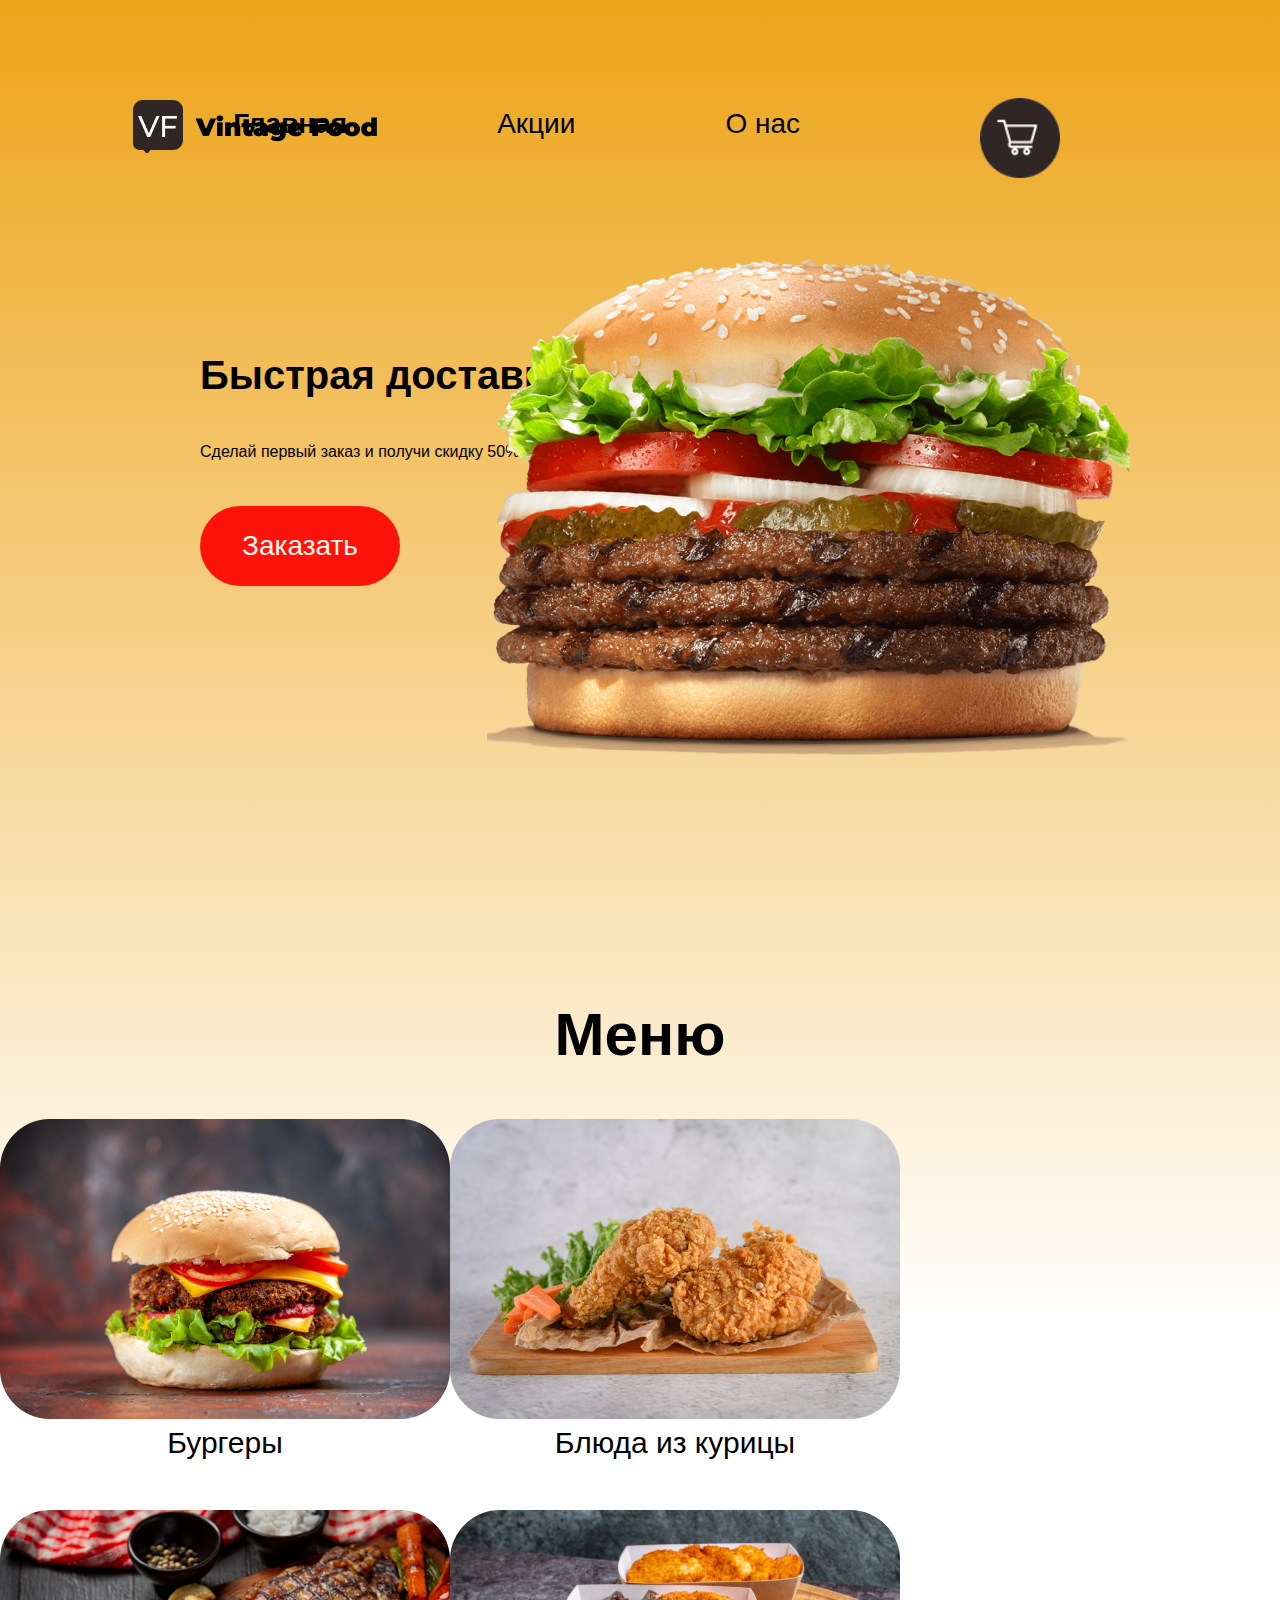
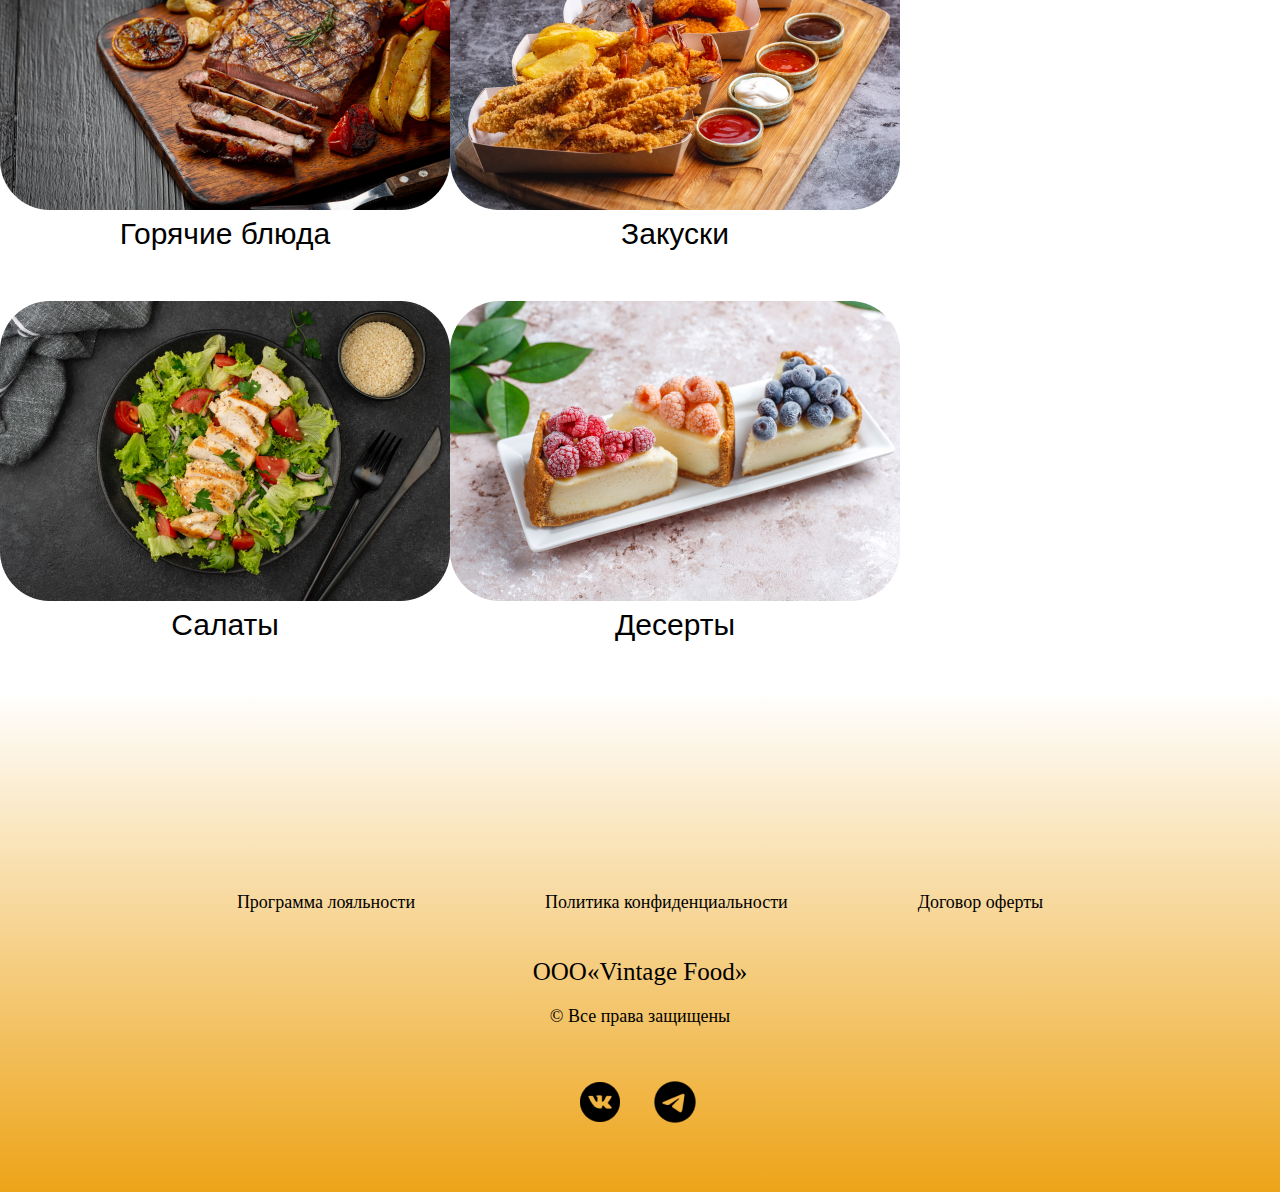
<file: index.html>
<!DOCTYPE html>
<html lang="en">
<head>
    <meta charset="UTF-8">
    <meta name="viewport" content="width=device-width, initial-scale=1.0">
    <link rel="stylesheet" href="style.css" type="text/css" >
    <title>Vintage Food</title>
</head>
<body>
    <header class="page_header">
        <nav class="navigation">
            <div class="logo_header">
                <img 
                src="Image_Food/Логотип.png"
                >
            </div>
            <ul class="navigation_list">
                <li class="navigation_list_title" id="Glavnaya">Главная</li>
                <li class="navigation_list_title">Акции</li>
                <li class="navigation_list_title">О нас</li>
            <li><button class="navigation_button">
                <img
                src="Image_Food/Кнопка _Корзина_.png"
                width="80px"
                height="80px"
                >
            </button>
        </li>
            </ul>
        </nav>
        <div class="left_text_header">
            <p class="text_left">Быстрая доставка для Вас</p>
            <p class="text_left_second">Сделай первый заказ и получи скидку 50%</p>
            <button class="button_left">Заказать</button>
        </div>
        <div class="burger_header">
            <img
            src="Image_Food/Фото _Бургер_.png"
            title="Сочнейший Бургер"
            >
        </div>
    </header>

    <main class="page_main">
        <h2 class="heading_main">Меню</h2>
        <div class="menu_main">
            <div class="Dish">
                <img
                src="Image_Food/Картинка _Бургеры_.png"
                >
                <figcaption>Бургеры</figcaption>
            </div>
            <div class="Dish">
                <img
                src="Image_Food/Картинка _Блюда из курицы_.png"
                >
                <figcaption>Блюда из курицы</figcaption>
            </div>
            <div class="Dish">
                <img
                src="Image_Food/Картинка _Горячие блюда_.png"
                >
                <figcaption>Горячие блюда</figcaption>
            </div>
            <div class="Dish">
                <img
                src="Image_Food/Картинка _Закуски_.png"
                >
                <figcaption>Закуски</figcaption>
            </div>
            <div class="Dish">
                <img
                src="Image_Food/Картинка _Салаты_.png"
                >
                <figcaption>Салаты</figcaption>
            </div>
            <div class="Dish">
                <img
                src="Image_Food/Картинка _Десерты_.png"
                >
                <figcaption>Десерты</figcaption>
            </div>
        </div>
    </main>

    <footer class="page_footer">
        <div class="footer_first_text">
            <p>Программа лояльности</p>
            <p>Политика конфиденциальности</p>
            <p>Договор оферты</p>
        </div>
        <p class="text_second">OOO«Vintage Food»</p>
        <p class="text_three">© Все права защищены</p>
        <div class="button_footer">
                <img
                src="Image_Food/VK Circled.png"
                width="50px"
                height="50px"
                >
                <img class="Telegram"
                 src="Image_Food/Telegram.png"
                 width="60px"
                 height="60px"
                 >
        </div>
    </footer>
</body>
</html>
</file>
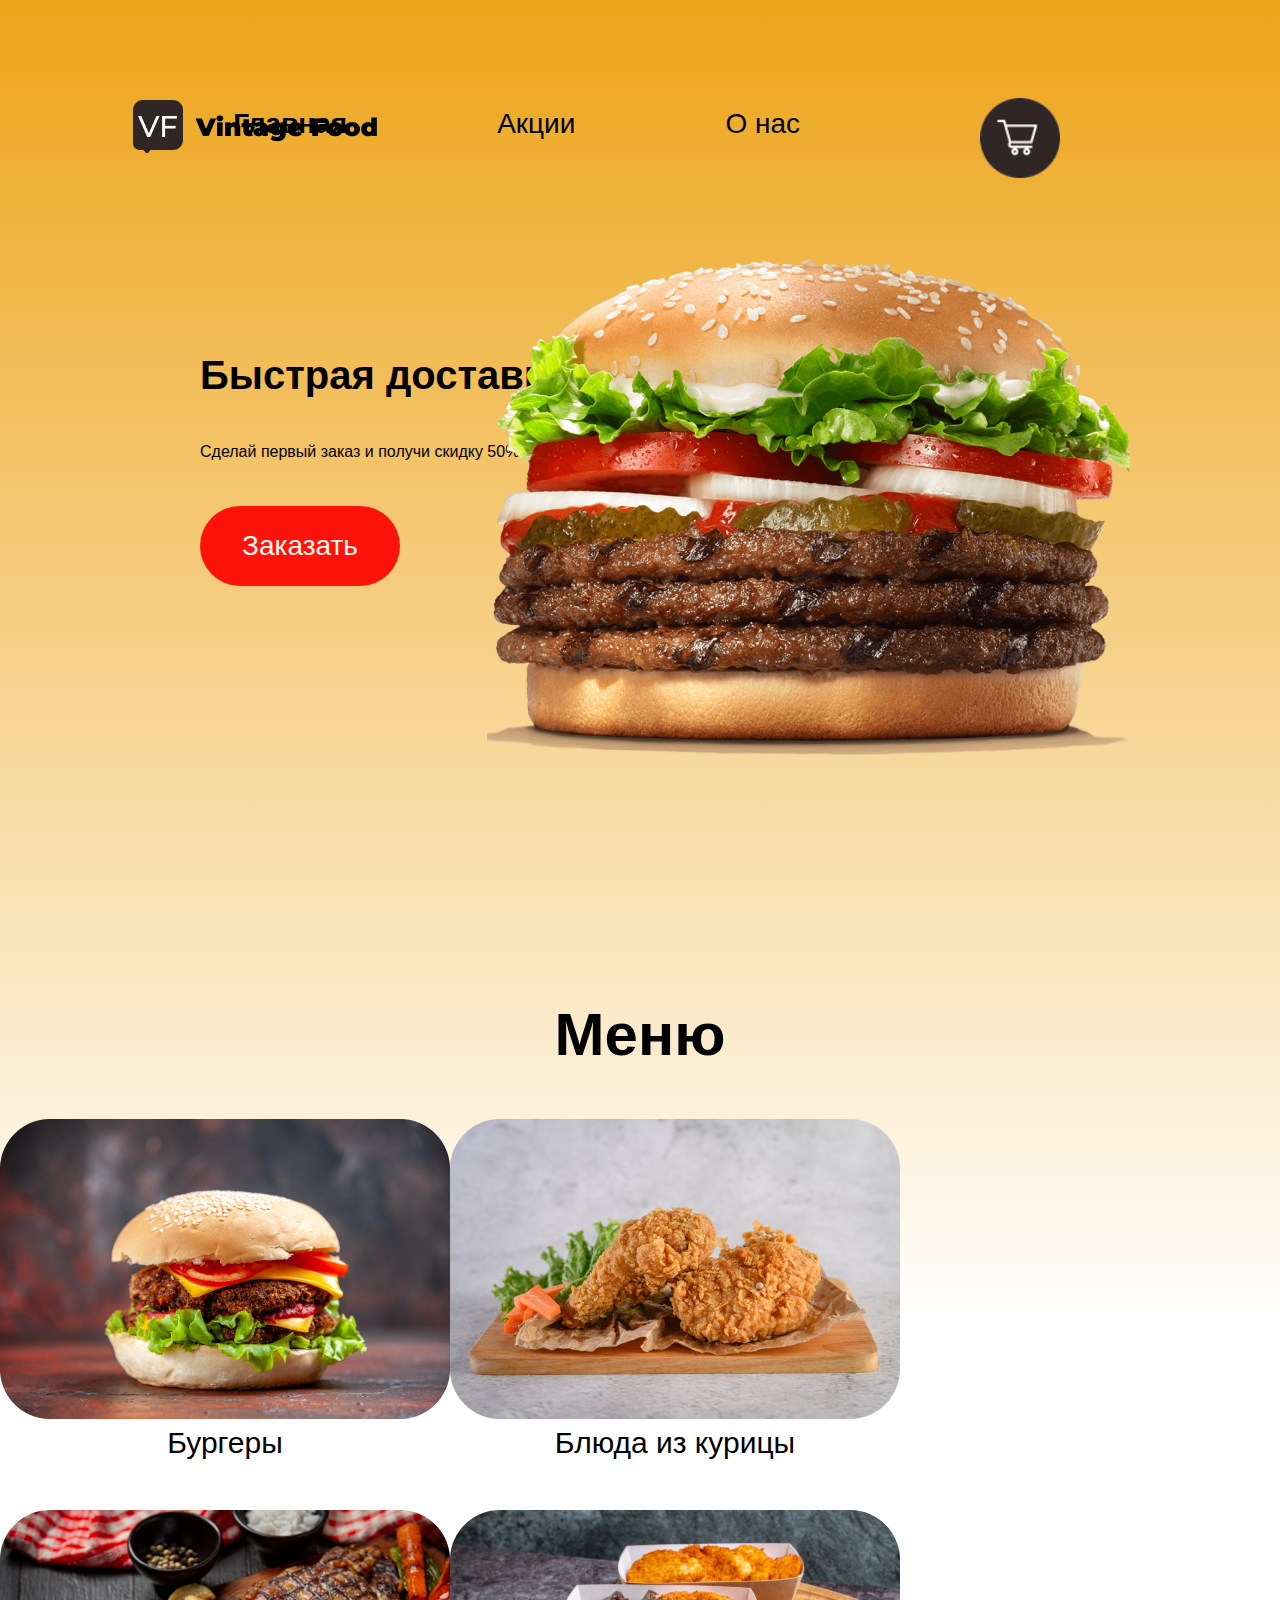
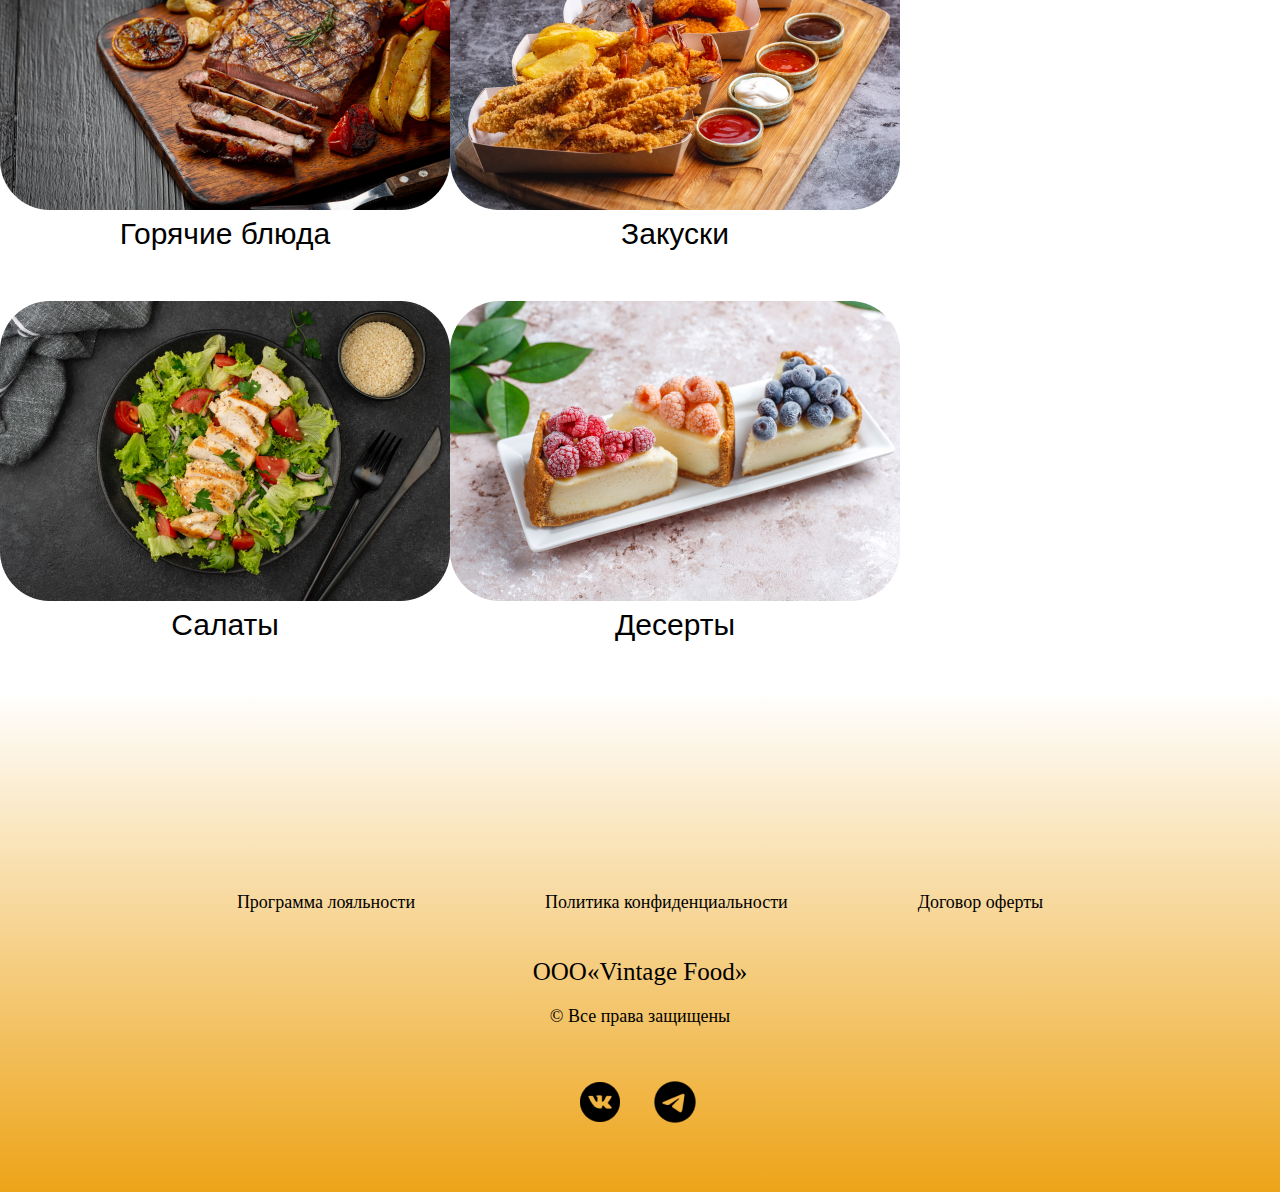
<file: Vintage_Food.html>
<!DOCTYPE html>
<html lang="en">
<head>
    <meta charset="UTF-8">
    <meta name="viewport" content="width=device-width, initial-scale=1.0">
    <link rel="stylesheet" href="style.css" type="text/css" >
    <title>Vintage Food</title>
</head>
<body>
    <header class="page_header">
        <nav class="navigation">
            <div class="logo_header">
                <img 
                src="Image_Food/Логотип.png"
                >
            </div>
            <ul class="navigation_list">
                <li class="navigation_list_title" id="Glavnaya">Главная</li>
                <li class="navigation_list_title">Акции</li>
                <li class="navigation_list_title">О нас</li>
            <li><button class="navigation_button">
                <img
                src="Image_Food/Кнопка _Корзина_.png"
                width="80px"
                height="80px"
                >
            </button>
        </li>
            </ul>
        </nav>
        <div class="left_text_header">
            <p class="text_left">Быстрая доставка для Вас</p>
            <p class="text_left_second">Сделай первый заказ и получи скидку 50%</p>
            <button class="button_left">Заказать</button>
        </div>
        <div class="burger_header">
            <img
            src="Image_Food/Фото _Бургер_.png"
            title="Сочнейший Бургер"
            >
        </div>
    </header>

    <main class="page_main">
        <h2 class="heading_main">Меню</h2>
        <div class="menu_main">
            <div class="Dish">
                <img
                src="Image_Food/Картинка _Бургеры_.png"
                >
                <figcaption>Бургеры</figcaption>
            </div>
            <div class="Dish">
                <img
                src="Image_Food/Картинка _Блюда из курицы_.png"
                >
                <figcaption>Блюда из курицы</figcaption>
            </div>
            <div class="Dish">
                <img
                src="Image_Food/Картинка _Горячие блюда_.png"
                >
                <figcaption>Горячие блюда</figcaption>
            </div>
            <div class="Dish">
                <img
                src="Image_Food/Картинка _Закуски_.png"
                >
                <figcaption>Закуски</figcaption>
            </div>
            <div class="Dish">
                <img
                src="Image_Food/Картинка _Салаты_.png"
                >
                <figcaption>Салаты</figcaption>
            </div>
            <div class="Dish">
                <img
                src="Image_Food/Картинка _Десерты_.png"
                >
                <figcaption>Десерты</figcaption>
            </div>
        </div>
    </main>

    <footer class="page_footer">
        <div class="footer_first_text">
            <p>Программа лояльности</p>
            <p>Политика конфиденциальности</p>
            <p>Договор оферты</p>
        </div>
        <p class="text_second">OOO«Vintage Food»</p>
        <p class="text_three">© Все права защищены</p>
        <div class="button_footer">
                <img
                src="Image_Food/VK Circled.png"
                width="50px"
                height="50px"
                >
                <img class="Telegram"
                 src="Image_Food/Telegram.png"
                 width="60px"
                 height="60px"
                 >
        </div>
    </footer>
</body>
</html>
</file>
<file: style.css>
* {
    margin: 0;
    padding: 0;
}

body {
    background: linear-gradient(to bottom, #EDA418 , #fff 47.5%);
    width: 100%;
}

.page_header {
    height: 1000px;
}

.logo_header {
    display: flex;
    margin-left: 130px;
    width: 300px;
    position: relative;
    bottom: -100px;
}

.navigation_list {
    display: flex;
    list-style: none;
    justify-content: flex-end;
    margin-right: 250px;
    font-size: 28px;
    font-family: sans-serif;
    font-weight: 300;
    position: relative;
    bottom: -35px;
    gap: 150px;
}

#Glavnaya {
    font-weight: bold;
}

.navigation_button {
    display: block;
    width: 80px;
    height: 80px;
    border: none;
    border-radius: 50%;
    position: relative;
    top: -10px;
    right: -30px;
}

.left_text_header {
    display: flex;
    flex-direction: column;
    margin-left: 200px;
    width: 650px;
    margin-top: 200px;
}

.text_left {
    font-size: 40px;
    font-weight: 900;
    font-family: sans-serif;
}

.text_left_second {
    font-family: sans-serif;
    margin-top: 45px;
}

.button_left {
    background: red;
    border-radius: 50px;
    width: 200px;
    height: 80px;
    text-align: center;
    color: white;
    border: none;
    margin-top: 45px;
    font-size: 28px;
    font-weight: 100;
    opacity: 0.9;
}


.burger_header {
    display: flex;
    justify-content: flex-end;
    position: relative;
    top: -400px;
    margin-right: 150px;
}

.heading_main {
    font-size: 60px;
    text-align: center;
    font-family: sans-serif;
    font-weight: bold;
    margin-bottom: 50px;
}

.menu_main {
    display: flex;
    flex-wrap: wrap;
    width: 100%;
}

.Dish {
    text-align: center;
    box-sizing: border-box;
    flex-basis: 33%;
    margin-bottom: 50px;
    font-size: 30px;
    font-family: sans-serif;
}

.page_footer {
    background:linear-gradient(to top, #EDA418, #fff);
    height: 400px;
    padding-top: 100px;
}

.footer_first_text {
    display: flex;
    justify-content: center;
    gap: 130px;
    margin-top: 100px;
    font-size: 18px;
    margin-bottom: 45px;
}

.text_second {
    display: flex;
    justify-content: center;
    font-size: 25px;
    margin-bottom: 20px;
}

.text_three {
    display: flex;
    justify-content: center;
    font-size: 18px;
    margin-bottom: 30px;
}

.button_footer {
    display: flex;
    justify-content: center;
    gap: 20px;
    margin-top: 50px;
}

.Telegram {
    position: relative;
    top: -5px;
}
</file>
